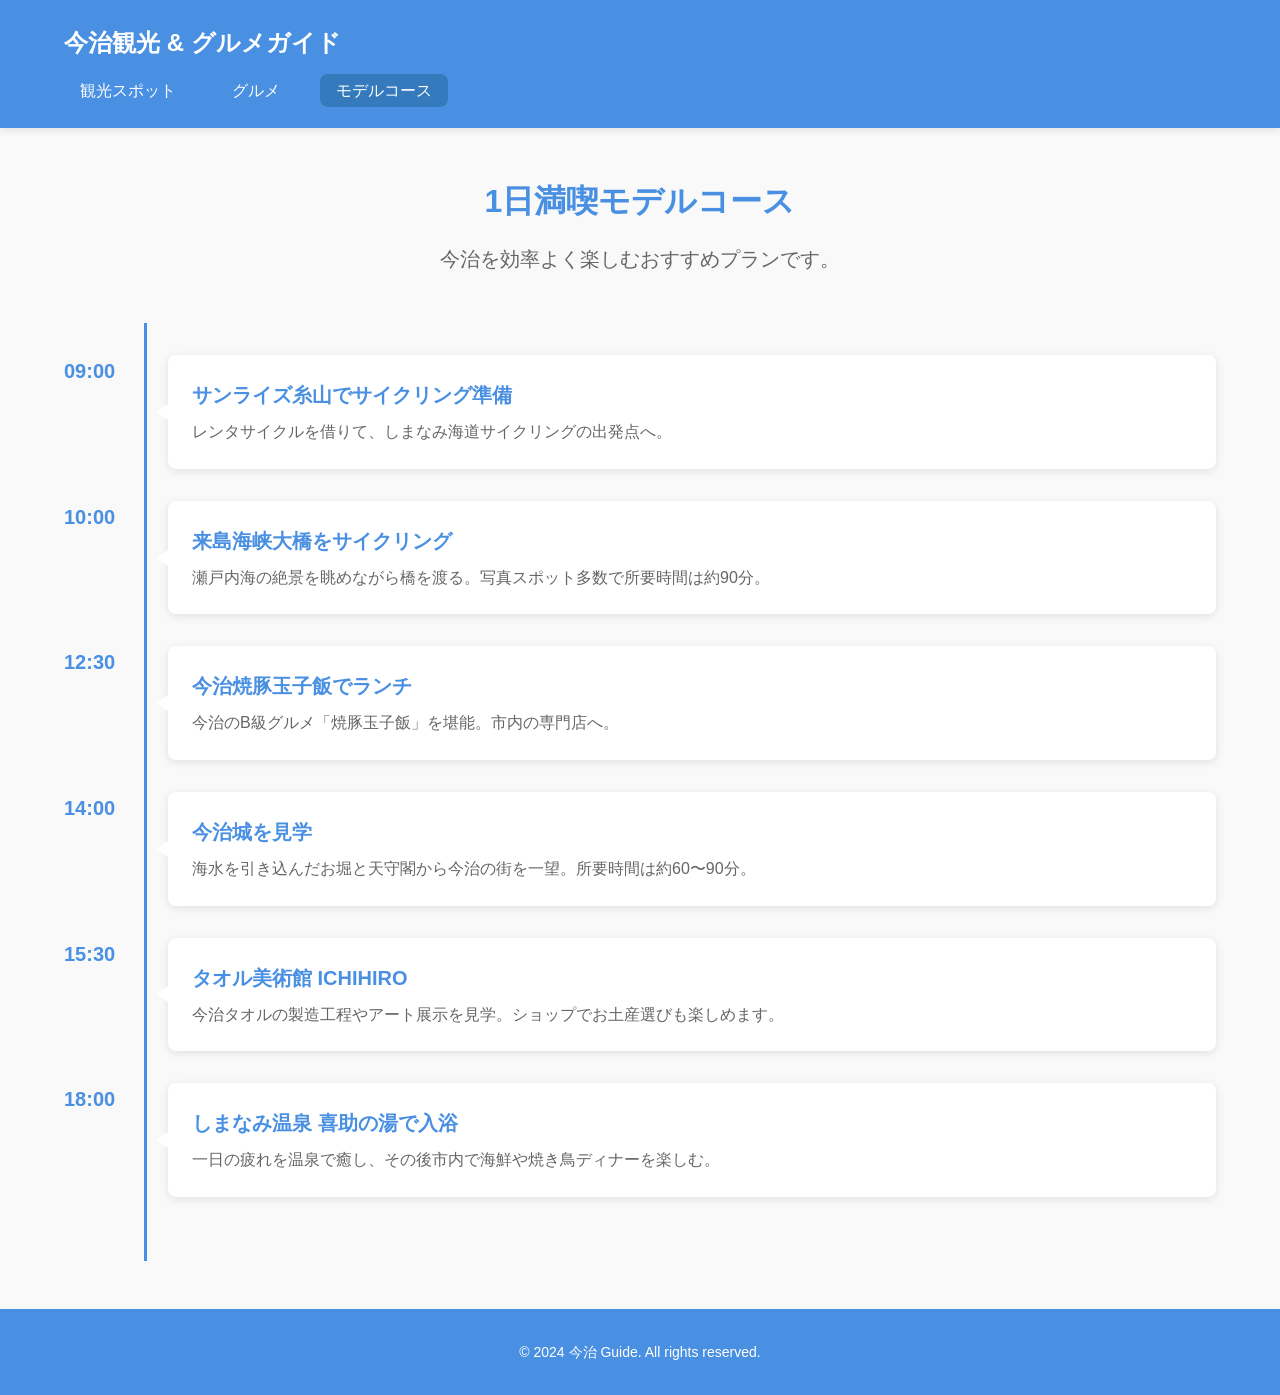
<file: course.html>
<!DOCTYPE html>
<html lang="ja">
<head>
  <meta charset="UTF-8">
  <meta name="viewport" content="width=device-width, initial-scale=1.0">
  <title>モデルコース | 今治ガイド</title>
  <link rel="stylesheet" href="style/style.css">
</head>
<body>
  <header class="site-header">
    <div class="container">
      <h1>今治観光 & グルメガイド</h1>
      <nav>
        <ul>
          <li><a href="index.html">観光スポット</a></li>
          <li><a href="food.html">グルメ</a></li>
          <li><a href="course.html" class="active">モデルコース</a></li>
        </ul>
      </nav>
    </div>
  </header>

  <main class="container">
    <section class="hero">
      <h2>1日満喫モデルコース</h2>
      <p>今治を効率よく楽しむおすすめプランです。</p>
    </section>

    <section class="timeline">
      <div class="timeline-item">
        <div class="timeline-time">09:00</div>
        <div class="timeline-content">
          <h3>サンライズ糸山でサイクリング準備</h3>
          <p>レンタサイクルを借りて、しまなみ海道サイクリングの出発点へ。</p>
        </div>
      </div>

      <div class="timeline-item">
        <div class="timeline-time">10:00</div>
        <div class="timeline-content">
          <h3>来島海峡大橋をサイクリング</h3>
          <p>瀬戸内海の絶景を眺めながら橋を渡る。写真スポット多数で所要時間は約90分。</p>
        </div>
      </div>

      <div class="timeline-item">
        <div class="timeline-time">12:30</div>
        <div class="timeline-content">
          <h3>今治焼豚玉子飯でランチ</h3>
          <p>今治のB級グルメ「焼豚玉子飯」を堪能。市内の専門店へ。</p>
        </div>
      </div>

      <div class="timeline-item">
        <div class="timeline-time">14:00</div>
        <div class="timeline-content">
          <h3>今治城を見学</h3>
          <p>海水を引き込んだお堀と天守閣から今治の街を一望。所要時間は約60〜90分。</p>
        </div>
      </div>

      <div class="timeline-item">
        <div class="timeline-time">15:30</div>
        <div class="timeline-content">
          <h3>タオル美術館 ICHIHIRO</h3>
          <p>今治タオルの製造工程やアート展示を見学。ショップでお土産選びも楽しめます。</p>
        </div>
      </div>

      <div class="timeline-item">
        <div class="timeline-time">18:00</div>
        <div class="timeline-content">
          <h3>しまなみ温泉 喜助の湯で入浴</h3>
          <p>一日の疲れを温泉で癒し、その後市内で海鮮や焼き鳥ディナーを楽しむ。</p>
        </div>
      </div>
    </section>
  </main>

  <footer class="site-footer">
    <div class="container">
      <p>&copy; 2024 今治 Guide. All rights reserved.</p>
    </div>
  </footer>

  <script src="js/script.js"></script>
</body>
</html>
</file>
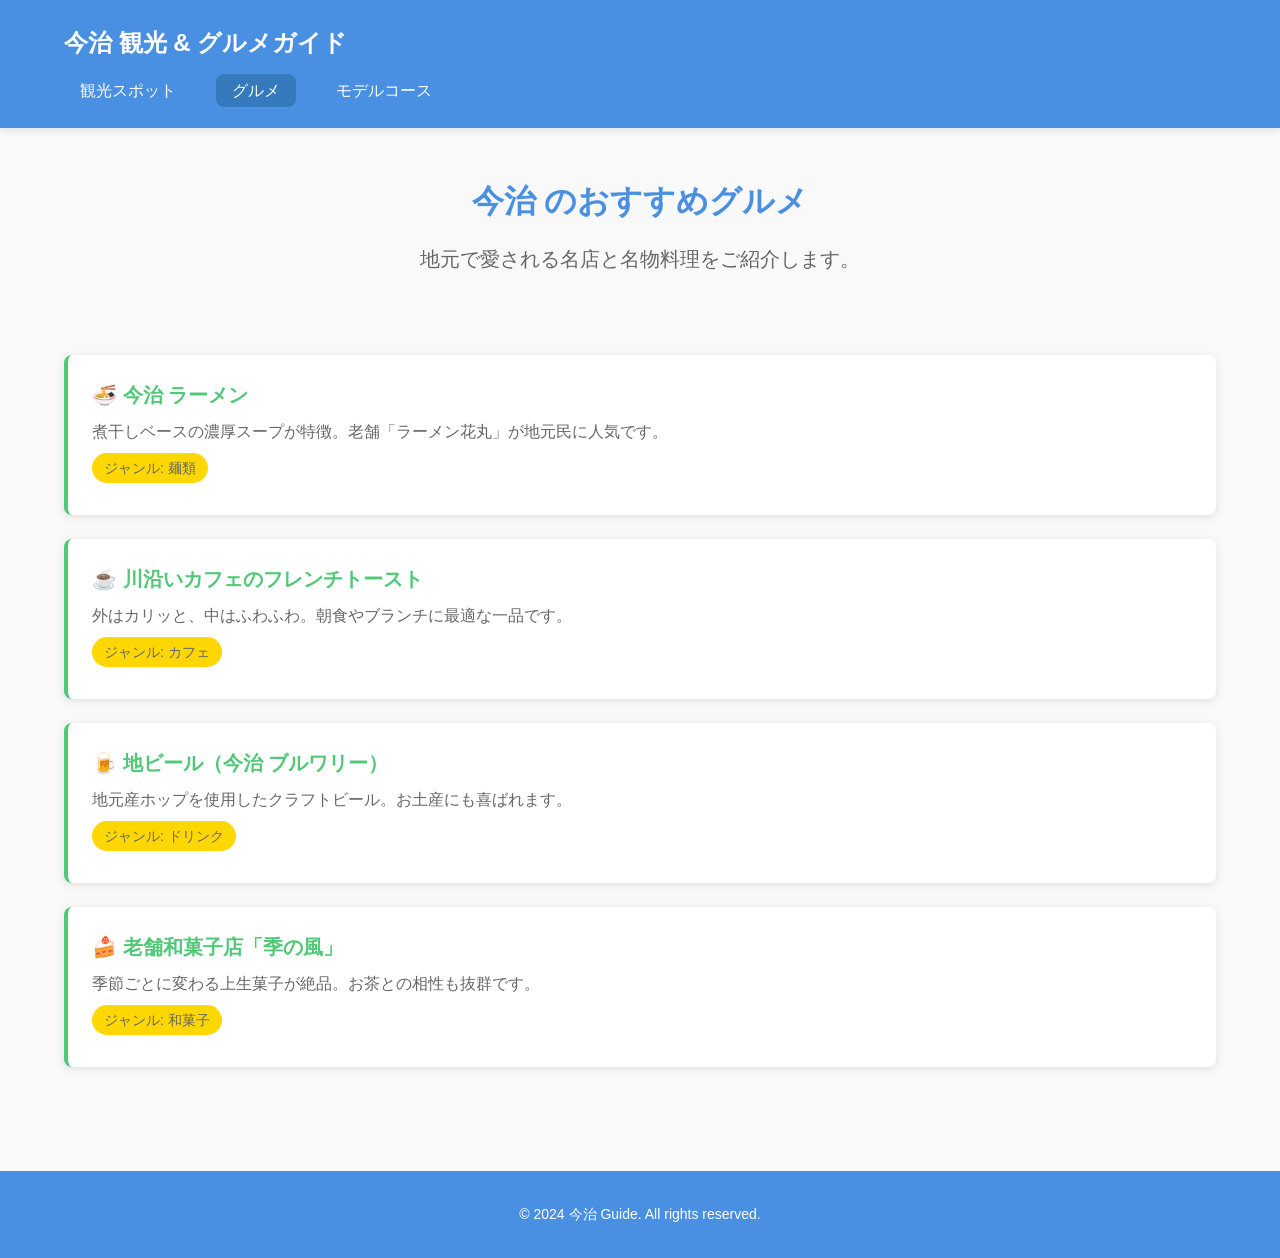
<file: food.html>
<!DOCTYPE html>
<html lang="ja">
<head>
  <meta charset="UTF-8">
  <meta name="viewport" content="width=device-width, initial-scale=1.0">
  <title>グルメ | 今治 ガイド</title>
  <link rel="stylesheet" href="style/style.css">
</head>
<body>
  <header class="site-header">
    <div class="container">
      <h1>今治 観光 & グルメガイド</h1>
      <nav>
        <ul>
          <li><a href="index.html">観光スポット</a></li>
          <li><a href="food.html" class="active">グルメ</a></li>
          <li><a href="course.html">モデルコース</a></li>
        </ul>
      </nav>
    </div>
  </header>

  <main class="container">
    <section class="hero">
      <h2>今治 のおすすめグルメ</h2>
      <p>地元で愛される名店と名物料理をご紹介します。</p>
    </section>

    <section class="food-list">
      <article class="food-item">
        <h3>🍜 今治 ラーメン</h3>
        <p>煮干しベースの濃厚スープが特徴。老舗「ラーメン花丸」が地元民に人気です。</p>
        <p class="food-tag">ジャンル: 麺類</p>
      </article>

      <article class="food-item">
        <h3>☕ 川沿いカフェのフレンチトースト</h3>
        <p>外はカリッと、中はふわふわ。朝食やブランチに最適な一品です。</p>
        <p class="food-tag">ジャンル: カフェ</p>
      </article>

      <article class="food-item">
        <h3>🍺 地ビール（今治 ブルワリー）</h3>
        <p>地元産ホップを使用したクラフトビール。お土産にも喜ばれます。</p>
        <p class="food-tag">ジャンル: ドリンク</p>
      </article>

      <article class="food-item">
        <h3>🍰 老舗和菓子店「季の風」</h3>
        <p>季節ごとに変わる上生菓子が絶品。お茶との相性も抜群です。</p>
        <p class="food-tag">ジャンル: 和菓子</p>
      </article>
    </section>
  </main>

  <footer class="site-footer">
    <div class="container">
      <p>&copy; 2024 今治 Guide. All rights reserved.</p>
    </div>
  </footer>

  <script src="js/script.js"></script>
</body>
</html>
</file>
<file: style/style.css>
/* ============================================
   CSS 変数定義
============================================ */
:root {
  /* カラー */
  --color-primary: #4A90E2;
  --color-primary-dark: #357ABD;
  --color-secondary: #50C878;
  --color-accent: #FFD700;
  --color-text: #333;
  --color-text-light: #666;
  --color-bg: #f9f9f9;
  --color-white: #fff;
  --color-border: #ddd;

  /* スペーシング */
  --spacing-xs: 0.5rem;
  --spacing-sm: 1rem;
  --spacing-md: 1.5rem;
  --spacing-lg: 2rem;
  --spacing-xl: 3rem;

  /* フォントサイズ */
  --font-size-base: 1rem;
  --font-size-lg: 1.25rem;
  --font-size-xl: 1.5rem;
  --font-size-xxl: 2rem;

  /* その他 */
  --border-radius: 8px;
  --box-shadow: 0 2px 8px rgba(0, 0, 0, 0.1);
  --transition: all 0.3s ease;
}

/* ============================================
   リセット & ベーススタイル
============================================ */
* {
  margin: 0;
  padding: 0;
  box-sizing: border-box;
}

body {
  font-family: -apple-system, BlinkMacSystemFont, "Segoe UI", Roboto,
    "Helvetica Neue", Arial, sans-serif;
  font-size: var(--font-size-base);
  color: var(--color-text);
  background-color: var(--color-bg);
  line-height: 1.6;
}

a {
  text-decoration: none;
  color: var(--color-primary);
  transition: var(--transition);
}

a:hover {
  color: var(--color-primary-dark);
}

img {
  max-width: 100%;
  height: auto;
  display: block;
}

/* ============================================
   コンテナ
============================================ */
.container {
  max-width: 1200px;
  margin: 0 auto;
  padding: 0 var(--spacing-md);
}

/* ============================================
   ヘッダー
============================================ */
.site-header {
  background-color: var(--color-primary);
  color: var(--color-white);
  padding: var(--spacing-md) 0;
  box-shadow: var(--box-shadow);
}

.site-header h1 {
  font-size: var(--font-size-xl);
  margin-bottom: var(--spacing-sm);
}

.site-header nav ul {
  list-style: none;
  display: flex;
  gap: var(--spacing-md);
}

.site-header nav a {
  color: var(--color-white);
  font-weight: 500;
  padding: var(--spacing-xs) var(--spacing-sm);
  border-radius: var(--border-radius);
  transition: var(--transition);
}

.site-header nav a:hover,
.site-header nav a.active {
  background-color: var(--color-primary-dark);
}

/* ============================================
   ヒーローセクション
============================================ */
.hero {
  text-align: center;
  padding: var(--spacing-xl) 0;
}

.hero h2 {
  font-size: var(--font-size-xxl);
  color: var(--color-primary);
  margin-bottom: var(--spacing-sm);
}

.hero p {
  font-size: var(--font-size-lg);
  color: var(--color-text-light);
}

/* ============================================
   カードグリッド（観光スポット）
============================================ */
.card-grid {
  display: grid;
  grid-template-columns: repeat(auto-fit, minmax(300px, 1fr));
  gap: var(--spacing-lg);
  padding: var(--spacing-lg) 0;
}

.card {
  background-color: var(--color-white);
  border-radius: var(--border-radius);
  overflow: hidden;
  box-shadow: var(--box-shadow);
  transition: var(--transition);
}

.card:hover {
  transform: translateY(-4px);
  box-shadow: 0 4px 16px rgba(0, 0, 0, 0.15);
}

.card-image img {
  width: 100%;
  height: 200px;
  object-fit: cover;
}

.card-body {
  padding: var(--spacing-md);
}

.card-body h3 {
  font-size: var(--font-size-lg);
  margin-bottom: var(--spacing-sm);
  color: var(--color-primary);
}

.card-body p {
  color: var(--color-text-light);
  margin-bottom: var(--spacing-md);
}

.btn {
  display: inline-block;
  background-color: var(--color-primary);
  color: var(--color-white);
  padding: var(--spacing-xs) var(--spacing-md);
  border-radius: var(--border-radius);
  font-weight: 500;
  transition: var(--transition);
}

.btn:hover {
  background-color: var(--color-primary-dark);
}

/* ============================================
   グルメリスト
============================================ */
.food-list {
  padding: var(--spacing-lg) 0;
}

.food-item {
  background-color: var(--color-white);
  padding: var(--spacing-md);
  margin-bottom: var(--spacing-md);
  border-left: 4px solid var(--color-secondary);
  border-radius: var(--border-radius);
  box-shadow: var(--box-shadow);
}

.food-item h3 {
  font-size: var(--font-size-lg);
  margin-bottom: var(--spacing-xs);
  color: var(--color-secondary);
}

.food-item p {
  color: var(--color-text-light);
  margin-bottom: var(--spacing-xs);
}

.food-tag {
  display: inline-block;
  background-color: var(--color-accent);
  color: var(--color-text);
  padding: 0.25rem 0.75rem;
  border-radius: 20px;
  font-size: 0.875rem;
  font-weight: 500;
}

/* ============================================
   タイムライン（モデルコース）
============================================ */
.timeline {
  padding: var(--spacing-lg) 0;
  position: relative;
}

.timeline::before {
  content: "";
  position: absolute;
  left: 80px;
  top: 0;
  bottom: 0;
  width: 3px;
  background-color: var(--color-primary);
}

.timeline-item {
  display: flex;
  margin-bottom: var(--spacing-lg);
  position: relative;
}

.timeline-time {
  flex: 0 0 80px;
  font-weight: 700;
  color: var(--color-primary);
  font-size: var(--font-size-lg);
}

.timeline-content {
  flex: 1;
  background-color: var(--color-white);
  padding: var(--spacing-md);
  border-radius: var(--border-radius);
  box-shadow: var(--box-shadow);
  margin-left: var(--spacing-md);
  position: relative;
}

.timeline-content::before {
  content: "";
  position: absolute;
  left: -12px;
  top: 50%;
  transform: translateY(-50%);
  width: 0;
  height: 0;
  border-top: 8px solid transparent;
  border-bottom: 8px solid transparent;
  border-right: 12px solid var(--color-white);
}

.timeline-content h3 {
  font-size: var(--font-size-lg);
  margin-bottom: var(--spacing-xs);
  color: var(--color-primary);
}

.timeline-content p {
  color: var(--color-text-light);
}

/* ============================================
   フッター
============================================ */
.site-footer {
  background-color: var(--color-primary);
  color: var(--color-white);
  text-align: center;
  padding: var(--spacing-lg) 0;
  margin-top: var(--spacing-xl);
}

.site-footer p {
  font-size: 0.875rem;
}

/* ============================================
   レスポンシブ対応
============================================ */
@media (max-width: 768px) {
  .site-header nav ul {
    flex-direction: column;
    gap: var(--spacing-xs);
  }

  .card-grid {
    grid-template-columns: 1fr;
  }

  .timeline::before {
    left: 60px;
  }

  .timeline-time {
    flex: 0 0 60px;
    font-size: var(--font-size-base);
  }
}
</file>
